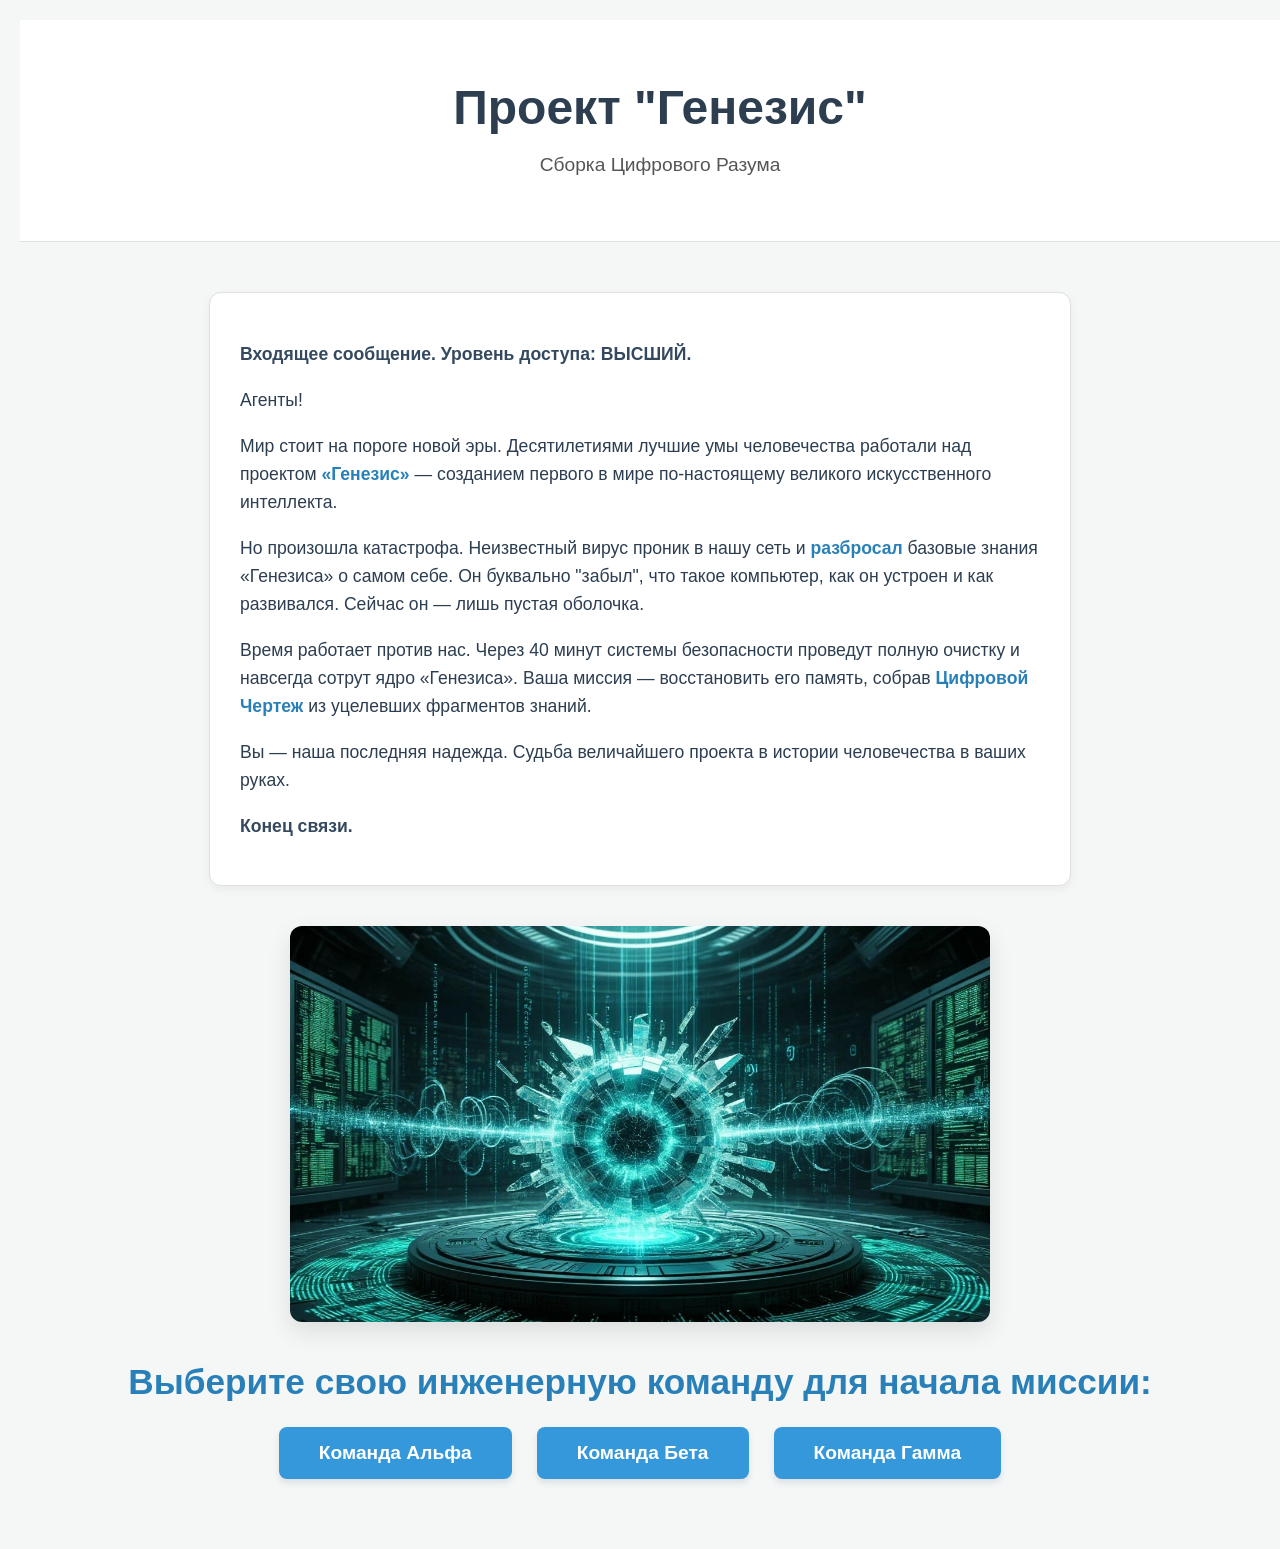
<file: index.html>
<!DOCTYPE html>
<html lang="ru">
<head>
    <meta charset="UTF-8">
    <meta name="viewport" content="width=device-width, initial-scale=1.0">
    <title>Квест: Проект "Генезис"</title>
    <link rel="stylesheet" href="style.css">
    <style>
        body {
            background-color: #f4f7f6;
        }
        .header {
            width: 100%;
            background-color: #ffffff;
            padding: 60px 20px;
            text-align: center;
            border-bottom: 1px solid #e0e0e0;
        }
        .header h1 {
            font-size: 3em;
            color: #2c3e50;
            margin: 0;
        }
        .header p.subtitle {
            max-width: 700px;
            margin: 15px auto 0;
            font-size: 1.2em;
            color: #555;
            line-height: 1.6;
        }
        .main-content {
            padding: 50px 20px;
            text-align: center;
        }
        .legend-text {
            max-width: 800px;
            margin: 0 auto 40px;
            text-align: left;
            background-color: #fff;
            padding: 30px;
            border-radius: 12px;
            border: 1px solid #e0e0e0;
            box-shadow: 0 4px 10px rgba(0,0,0,0.05);
        }
        .legend-text p {
            font-size: 1.1em;
            margin-bottom: 15px;
        }
        .legend-text strong {
            color: #2980b9;
        }
        .legend-text .sender {
            font-weight: bold;
            color: #34495e;
            display: block;
            margin-bottom: 10px;
        }
        .main-image {
            max-width: 700px;
            width: 100%;
            height: auto;
            border-radius: 12px;
            margin: 0 auto 40px;
            display: block;
            box-shadow: 0 10px 25px rgba(0,0,0,0.1);
        }
        .call-to-action h2 {
            font-size: 2.2em;
            color: #2980b9;
            margin-bottom: 25px;
        }
        .button-container {
            display: flex;
            justify-content: center;
            gap: 25px;
            flex-wrap: wrap;
        }
        .team-button {
             background-color: #3498db; border: none; border-radius: 8px; color: #ffffff;
             padding: 15px 40px; font-size: 1.2em; font-weight: bold; cursor: pointer;
             transition: all 0.3s ease;
             box-shadow: 0 4px 6px rgba(50, 50, 93, 0.11);
        }
        .team-button:hover {
            background-color: #2980b9;
            transform: translateY(-3px);
        }
    </style>
</head>
<body>
    <div style="width:100%;">
        <header class="header">
            <h1>Проект "Генезис"</h1>
            <p class="subtitle">Сборка Цифрового Разума</p>
        </header>



        <main class="main-content">
            <div class="legend-text">
                <p><span class="sender">Входящее сообщение. Уровень доступа: ВЫСШИЙ.</span></p>
                <p>Агенты!</p>
                <p>Мир стоит на пороге новой эры. Десятилетиями лучшие умы человечества работали над проектом <strong>«Генезис»</strong> — созданием первого в мире по-настоящему великого искусственного интеллекта.</p>
                <p>Но произошла катастрофа. Неизвестный вирус проник в нашу сеть и <strong>разбросал</strong> базовые знания «Генезиса» о самом себе. Он буквально "забыл", что такое компьютер, как он устроен и как развивался. Сейчас он — лишь пустая оболочка.</p>
                <p>Время работает против нас. Через 40 минут системы безопасности проведут полную очистку и навсегда сотрут ядро «Генезиса». Ваша миссия — восстановить его память, собрав <strong>Цифровой Чертеж</strong> из уцелевших фрагментов знаний.</p>
                <p>Вы — наша последняя надежда. Судьба величайшего проекта в истории человечества в ваших руках.</p>
                <p><span class="sender">Конец связи.</span></p>
            </div>
            
                <img src="1.jpg" class="main-image">

            <div class="call-to-action">
                <h2>Выберите свою инженерную команду для начала миссии:</h2>
                <div class="button-container">
                    <button class="team-button" id="team-alpha">Команда Альфа</button>
                    <button class="team-button" id="team-beta">Команда Бета</button>
                    <button class="team-button" id="team-gamma">Команда Гамма</button>
                </div>
            </div>
        </main>
    </div>

    <script>
        document.getElementById('team-alpha').onclick = () => selectTeam('alpha');
        document.getElementById('team-beta').onclick = () => selectTeam('beta');
        document.getElementById('team-gamma').onclick = () => selectTeam('gamma');

        function selectTeam(teamName) {
            localStorage.setItem('team', teamName);
            window.location.href = 'roles.html';
        }
    </script>
</body>
</html>
</file>
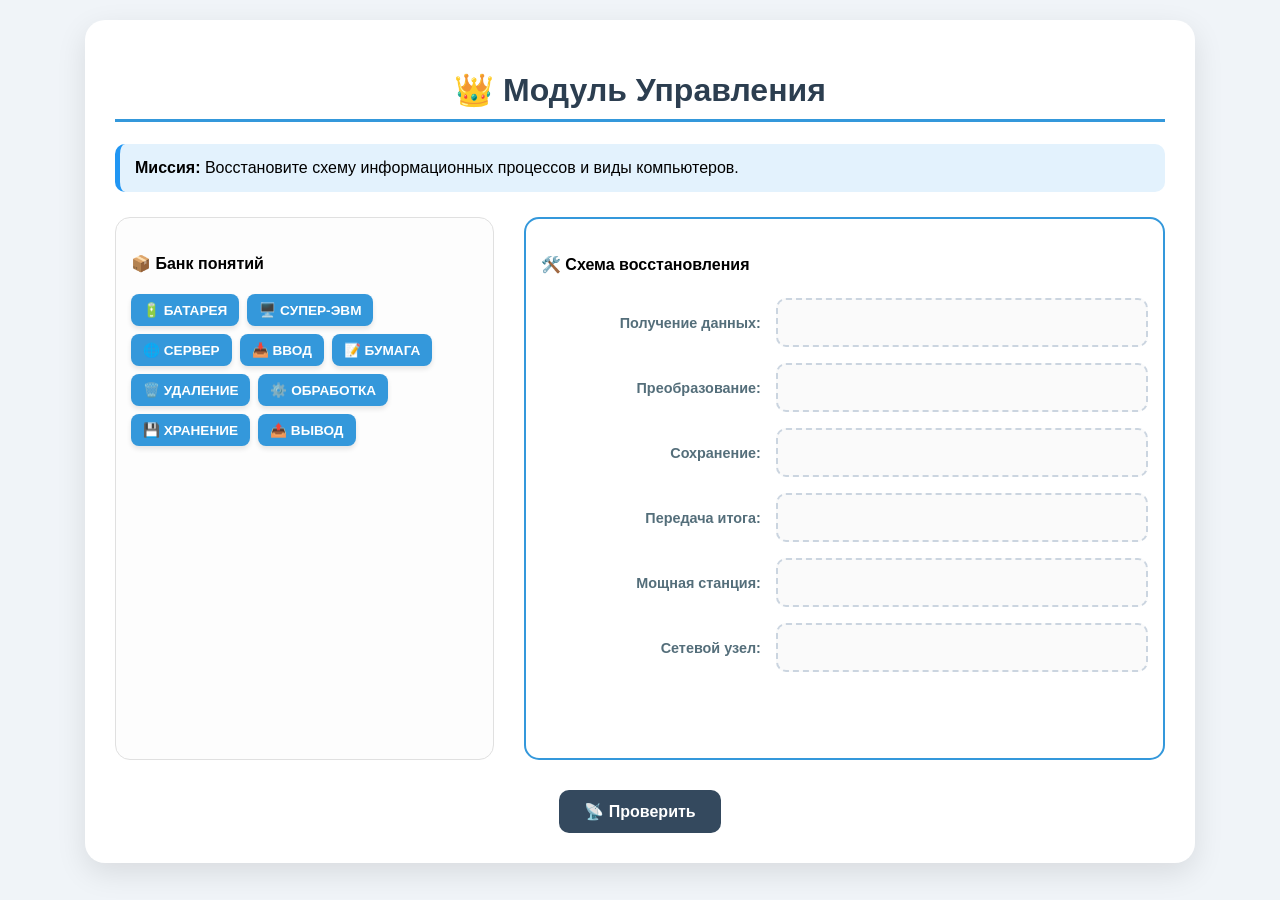
<file: content_creator.html>
<!DOCTYPE html>
<html lang="ru">
<head>
    <meta charset="UTF-8">
    <title>Конструктор Генезиса</title>
    <style>
        body { font-family: 'Segoe UI', sans-serif; background: #f0f4f8; margin: 0; padding: 20px; }
        .cc-container { max-width: 1050px; margin: 0 auto; background: white; padding: 30px; border-radius: 20px; box-shadow: 0 10px 30px rgba(0,0,0,0.1); }
        h1 { color: #2c3e50; text-align: center; border-bottom: 3px solid #3498db; padding-bottom: 10px; }
        .mission-box { background: #e3f2fd; padding: 15px; border-radius: 10px; margin-bottom: 25px; border-left: 5px solid #2196f3; }
        .canvas { display: flex; gap: 30px; }
        .bank-side { flex: 0.8; background: #fdfdfd; border: 1px solid #e0e0e0; border-radius: 15px; padding: 15px; min-height: 500px; }
        #bank { min-height: 450px; display: flex; flex-wrap: wrap; gap: 8px; align-content: flex-start; }
        .slots-side { flex: 1.4; background: #fff; padding: 15px; border: 2px solid #3498db; border-radius: 15px; }
        .row { display: flex; align-items: center; margin-bottom: 10px; height: 55px; }
        .label { width: 220px; text-align: right; padding-right: 15px; font-weight: bold; color: #546e7a; font-size: 0.9em; }
        .slot { flex: 1; height: 45px; border: 2px dashed #cbd5e0; border-radius: 10px; display: flex; align-items: center; justify-content: center; background: #fafafa; transition: 0.2s; position: relative; }
        .slot.hover { border-color: #3498db; background: #ebf8ff; }
        .slot.success { border-color: #4caf50; background: #e8f5e9; border-style: solid; }
        .slot.error { border-color: #f44336; background: #ffebee; border-style: solid; }
        .chip { background: #3498db; color: white; padding: 8px 12px; border-radius: 8px; cursor: grab; text-align: center; font-weight: bold; font-size: 0.85em; box-shadow: 0 3px 5px rgba(0,0,0,0.1); user-select: none; }
        .btns { text-align: center; margin-top: 30px; display: flex; justify-content: center; gap: 15px; }
        .btn { padding: 12px 25px; border: none; border-radius: 10px; font-weight: bold; cursor: pointer; font-size: 1em; }
        .btn-blue { background: #34495e; color: white; }
        .btn-green { background: #27ae60; color: white; display: none; }
        .btn-orange { background: #f39c12; color: white; display: none; }
        .summary { margin-top: 20px; padding: 20px; border: 2px solid #27ae60; border-radius: 15px; background: #f1f8f4; display: none; }
    </style>
</head>
<body>

<div class="cc-container">
    <h1 id="r-title">Загрузка...</h1>
    <div class="mission-box"><strong>Миссия:</strong> <span id="r-mission"></span></div>
    <div class="canvas">
        <div class="bank-side">
            <h4>📦 Банк понятий</h4>
            <div id="bank" ondrop="onDrop(event)" ondragover="onAllowDrop(event)"></div>
        </div>
        <div class="slots-side">
            <h4>🛠️ Схема восстановления</h4>
            <div id="slots-list"></div>
        </div>
    </div>
    <div id="summary-box" class="summary">
        <h3 style="margin-top:0">✅ Модуль верифицирован</h3>
        <p id="summary-text"></p>
    </div>
    <div class="btns">
        <button class="btn btn-blue" onclick="check()">📡 Проверить</button>
        <button id="dl-btn" class="btn btn-green" onclick="exportData()">💾 Скачать JSON</button>
        <button id="next-btn" class="btn btn-orange" onclick="location.href='infographic.html'">🚀 Перейти к сборке</button>
    </div>
</div>

<script>
    const dataConfig = {
        captain: {
            icon: "👑", title: "Модуль Управления", mission: "Восстановите схему информационных процессов и виды компьютеров.",
            slots: [
                { label: "Получение данных", ok: "📥 ВВОД" },
                { label: "Преобразование", ok: "⚙️ ОБРАБОТКА" },
                { label: "Сохранение", ok: "💾 ХРАНЕНИЕ" },
                { label: "Передача итога", ok: "📤 ВЫВОД" },
                { label: "Мощная станция", ok: "🖥️ СУПЕР-ЭВМ" },
                { label: "Сетевой узел", ok: "🌐 СЕРВЕР" }
            ],
            wrong: ["📝 БУМАГА", "🗑️ УДАЛЕНИЕ", "🔋 БАТАРЕЯ"],
            text: "Компьютер — универсальное устройство. Основные процессы: ввод, обработка, хранение и вывод. К мощным видам ЭВМ относятся Суперкомпьютеры и серверы."
        },
        historian: {
            icon: "📜", title: "Архив Поколений", mission: "Соотнесите периоды развития с элементной базой компьютеров.",
            slots: [
                { label: "Поколение I (1945)", ok: "💡 ЛАМПЫ" },
                { label: "Поколение II (1955)", ok: "⏳ ТРАНЗИСТОРЫ" },
                { label: "Поколение III (1964)", ok: "🟦 МИКРОСХЕМЫ" },
                { label: "Поколение IV (1971)", ok: "🧠 ПРОЦЕССОРЫ" },
                { label: "Технологии V", ok: "🤖 ИИ" },
                { label: "Доэлектронная эра", ok: "⚙️ ШЕСТЕРНИ" }
            ],
            wrong: ["📡 WI-FI", "📞 ДИСК", "🔌 ПРОВОД"],
            text: "История ЭВМ — это путь от механических машин Паскаля до современных микропроцессоров и искусственного интеллекта."
        },
        connector: {
            icon: "🔌", title: "Узел Периферии", mission: "Классифицируйте устройства ввода и вывода информации.",
            slots: [
                { label: "Ввод (текст)", ok: "⌨️ КЛАВИАТУРА" },
                { label: "Ввод (графика)", ok: "📸 СКАНЕР" },
                { label: "Ввод (звук)", ok: "🎤 МИКРОФОН" },
                { label: "Вывод (экран)", ok: "🖥️ МОНИТОР" },
                { label: "Вывод (бумага)", ok: "🖨️ ПРИНТЕР" },
                { label: "Вывод (звук)", ok: "🔊 КОЛОНКИ" }
            ],
            wrong: ["💾 ДИСКЕТА", "🧠 МОЗГ", "🔋 БЛОК"],
            text: "Взаимодействие с компьютером обеспечивают устройства ввода (преобразование данных в цифру) и вывода (возврат результата человеку)."
        },
        engineer: {
            icon: "⚙️", title: "Инженерный Отсек", mission: "Соберите аппаратную конфигурацию системного блока.",
            slots: [
                { label: "Арифм. устройство", ok: "🧠 ПРОЦЕССОР" },
                { label: "Временная память", ok: "⚡ ОПЕРАТИВНАЯ" },
                { label: "Постоянная память", ok: "💿 ЖЕСТКИЙ" },
                { label: "Соединение узлов", ok: "🧱 МАТЕРИНКА" },
                { label: "Видео-сигнал", ok: "🖼️ ВИДЕОКАРТА" },
                { label: "Питание током", ok: "🔌 БЛОК ПИТАНИЯ" }
            ],
            wrong: ["🖱️ КОВРИК", "🔊 НАУШНИКИ", "📱 ПЛАНШЕТ"],
            text: "Внутреннее устройство включает процессор для обработки, ОЗУ для временного хранения и ПЗУ/жесткий диск для постоянного."
        }
    };

    const myRole = localStorage.getItem('role') || 'captain';
    const active = dataConfig[myRole];
    document.getElementById('r-title').innerText = active.icon + " " + active.title;
    document.getElementById('r-mission').innerText = active.mission;

    const bank = document.getElementById('bank');
    const items = [...active.slots.map(s => s.ok), ...active.wrong].sort(() => Math.random() - 0.5);
    items.forEach((txt, i) => {
        const div = document.createElement('div');
        div.className = 'chip'; div.innerText = txt; div.draggable = true; div.id = 'ch-' + i;
        div.addEventListener('dragstart', (e) => e.dataTransfer.setData("text", e.target.id));
        bank.appendChild(div);
    });

    const list = document.getElementById('slots-list');
    active.slots.forEach((s, i) => {
        const row = document.createElement('div');
        row.className = 'row';
        row.innerHTML = `<div class="label">${s.label}:</div><div class="slot" id="sl-${i}" data-label="${s.label}" data-ans="${s.ok}" ondrop="onDrop(event)" ondragover="onAllowDrop(event)" ondragleave="onLeave(event)"></div>`;
        list.appendChild(row);
    });

    function onAllowDrop(e) { e.preventDefault(); e.currentTarget.classList.add('hover'); }
    function onLeave(e) { e.currentTarget.classList.remove('hover'); }
    function onDrop(e) {
        e.preventDefault();
        const id = e.dataTransfer.getData("text");
        const chip = document.getElementById(id);
        const target = e.currentTarget;
        target.classList.remove('hover');
        if (target.id === 'bank' || (target.classList.contains('slot') && target.children.length === 0)) target.appendChild(chip);
    }

    function check() {
        let err = 0;
        active.slots.forEach((_, i) => {
            const s = document.getElementById('sl-' + i);
            s.classList.remove('success', 'error');
            if (s.children.length > 0 && s.children[0].innerText === s.dataset.ans) s.classList.add('success');
            else { s.classList.add('error'); err++; }
        });
        if (err === 0) {
            document.getElementById('summary-box').style.display = 'block';
            document.getElementById('summary-text').innerText = active.text;
            document.getElementById('dl-btn').style.display = 'inline-block';
            if (myRole === 'captain') document.getElementById('next-btn').style.display = 'inline-block';
        } else alert("❌ Ошибка в модуле! Синхронизация не удалась.");
    }

    function exportData() {
        const out = { 
            role: myRole, title: active.title, icon: active.icon, 
            summary: active.text,
            data: active.slots.map((s, i) => ({
                label: s.label,
                val: document.getElementById('sl-' + i).innerText
            }))
        };
        const dataStr = "data:text/json;charset=utf-8," + encodeURIComponent(JSON.stringify(out));
        const a = document.createElement('a');
        a.href = dataStr; a.download = "module_" + myRole + ".json"; a.click();
    }
</script>
</body>
</html>
</file>
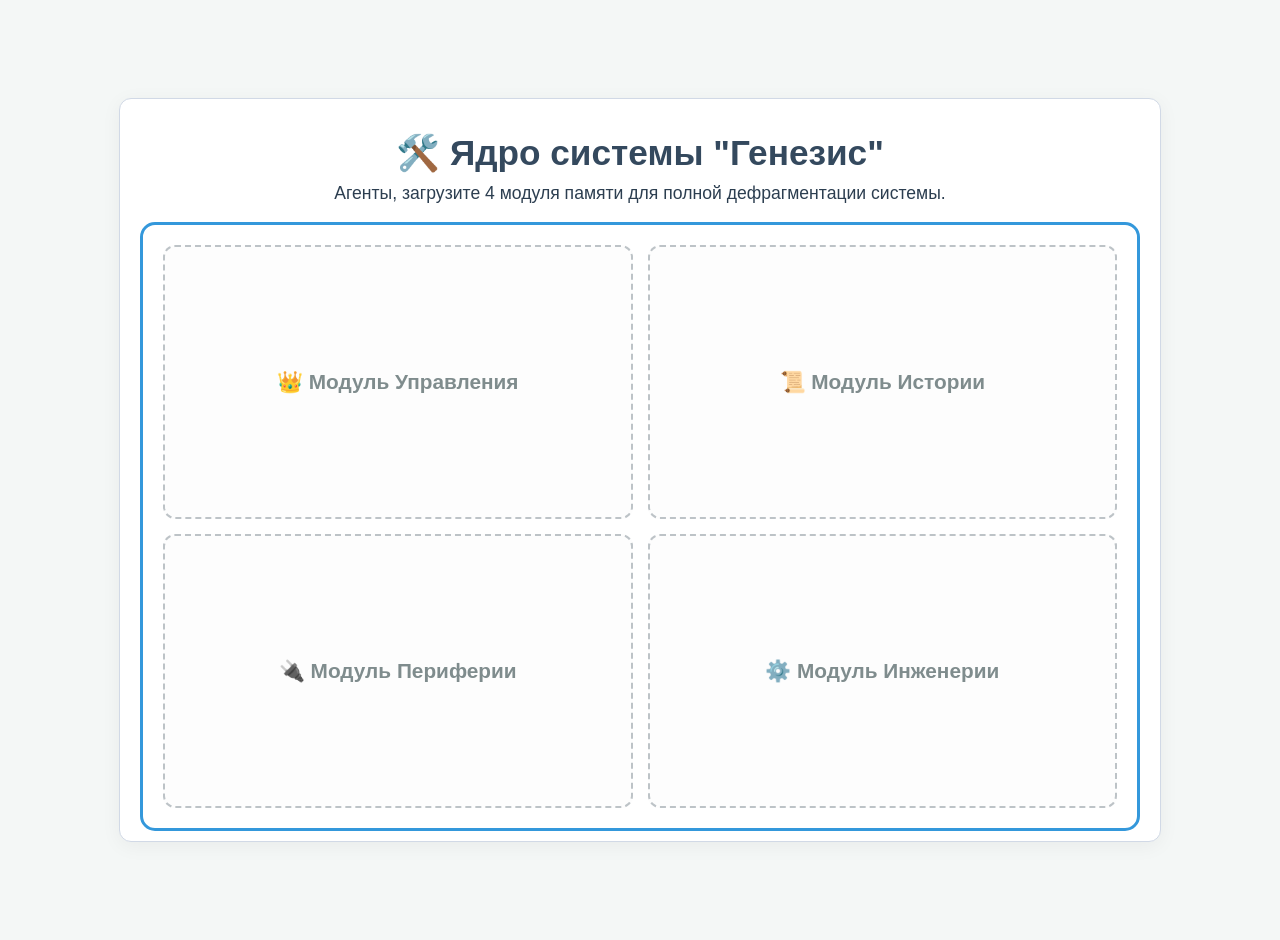
<file: infographic.html>
<!DOCTYPE html>
<html lang="ru">
<head>
    <meta charset="UTF-8">
    <title>Восстановление Генезиса</title>
    <link rel="stylesheet" href="style.css">
    <script src="html2canvas.min.js"></script>
    <style>
        .container { max-width: 1000px; padding: 10px 20px; }
        h1 { font-size: 2.2em; margin-bottom: 5px; }
        p { margin: 5px 0 15px 0; font-size: 1.1em; }

        #puzzle-board { 
            display: grid; 
            grid-template-columns: 1fr 1fr; 
            gap: 15px; 
            background: white; 
            padding: 20px; 
            border-radius: 15px; 
            border: 3px solid #3498db; 
        }
        
        .puzzle-slot { 
            border: 2px dashed #bdc3c7; 
            border-radius: 12px; 
            min-height: 250px; 
            display: flex; 
            flex-direction: column; 
            justify-content: center; 
            align-items: center; 
            text-align: center; 
            background: #fdfdfd; 
            position: relative; 
            padding: 10px; 
        }
        
        .puzzle-slot span { font-size: 1.3em; font-weight: bold; color: #7f8c8d; }
        .puzzle-slot input { position: absolute; width: 100%; height: 100%; opacity: 0; cursor: pointer; }
        
        .filled-slot { background: white; border: 2px solid #3498db; box-shadow: 0 4px 10px rgba(0,0,0,0.05); justify-content: flex-start; }
        
        .filled-slot h3 { color: #2980b9; margin: 5px 0; border-bottom: 2px solid #3498db; width: 100%; font-size: 1.3em; padding-bottom: 4px; }
        .filled-slot .icon { font-size: 2.5em; margin-bottom: 5px; }

        .filled-slot ul { text-align: left; font-size: 0.95em; padding-left: 0; list-style: none; width: 100%; margin: 0; }
        .filled-slot ul li { margin: 4px 0; padding: 4px 10px; background: #f1f8ff; border-radius: 5px; border-left: 4px solid #3498db; }
        .filled-slot .lbl { font-weight: bold; color: #546e7a; margin-right: 3px; font-size: 0.8em; text-transform: uppercase; }
        
        #recovery-zone { display: none; text-align: center; margin-top: 20px; }
        

        #final-anim { display: none; background: #000; color: #0f0; padding: 30px; border-radius: 15px; font-family: monospace; text-align: left; }
        .bar { height: 20px; background: #222; border: 1px solid #0f0; margin: 15px 0; border-radius: 5px; }
        #progress { height: 100%; width: 0; background: #0f0; transition: 2s; }
        
        #success-screen { display: none; text-align: center; background: #ffffff; padding: 40px; border-radius: 20px; border: 4px solid #27ae60; }
    </style>
</head>
<body>
    <div class="container" id="quest-ui">
        <h1>🛠️ Ядро системы "Генезис"</h1>
        <p>Агенты, загрузите 4 модуля памяти для полной дефрагментации системы.</p>
        
        <div id="puzzle-board">
            <div class="puzzle-slot" id="slot-captain"><span>👑 Модуль Управления</span><input type="file" accept=".json" onchange="loadFile(event, 'slot-captain')"></div>
            <div class="puzzle-slot" id="slot-historian"><span>📜 Модуль Истории</span><input type="file" accept=".json" onchange="loadFile(event, 'slot-historian')"></div>
            <div class="puzzle-slot" id="slot-connector"><span>🔌 Модуль Периферии</span><input type="file" accept=".json" onchange="loadFile(event, 'slot-connector')"></div>
            <div class="puzzle-slot" id="slot-engineer"><span>⚙️ Модуль Инженерии</span><input type="file" accept=".json" onchange="loadFile(event, 'slot-engineer')"></div>
        </div>

        <div id="recovery-zone">
            <h2>💎 Данные синхронизированы!</h2>
            <button class="btn" style="background: #27ae60; padding: 15px 50px; font-size: 1.3em;" onclick="startRecovery()">ВОССТАНОВИТЬ ПАМЯТЬ</button>
        </div>
    </div>

    <div class="container" id="final-anim">
        <p>> Авторизация: АГЕНТЫ [ОК]</p>
        <p>> Загрузка секторов памяти...</p>
        <p>> Интеграция модулей Генезиса...</p>
        <div class="bar"><div id="progress"></div></div>
        <p>> СТАТУС: ИИ УСПЕШНО ОЖИВЛЕН</p>
    </div>

    <div class="container" id="success-screen">
        <h1 style="font-size: 2.5em;">СИСТЕМА АКТИВНА!</h1>
        <p style="font-size: 1.3em;">Вы восстановили цифровой разум. Генезис снова в строю!</p>
        <button class="btn" style="background: #3498db; padding: 12px 35px;" onclick="saveScreenshot()">💾 СКАЧАТЬ ИТОГОВЫЙ ЧЕРТЕЖ</button>
    </div>

    <script>
        let loaded = 0;
        function loadFile(event, slotId) {
            const file = event.target.files[0];
            const reader = new FileReader();
            reader.onload = (e) => {
                const data = JSON.parse(e.target.result);
                const slot = document.getElementById(slotId);

                slot.innerHTML = `<div class="icon">${data.icon}</div>
                                  <h3>${data.title}</h3>
                                  <ul>${data.data.map(item => `<li><span class="lbl">${item.label}</span> ${item.val}</li>`).join('')}</ul>`;
                slot.classList.add('filled-slot');
                loaded++;
                if (loaded === 4) document.getElementById('recovery-zone').style.display = 'block';
            };
            reader.readAsText(file);
        }

        function startRecovery() {
            document.getElementById('quest-ui').style.display = 'none';
            document.getElementById('final-anim').style.display = 'block';
            setTimeout(() => document.getElementById('progress').style.width = '100%', 100);
            setTimeout(() => {
                document.getElementById('final-anim').style.display = 'none';
                document.getElementById('success-screen').style.display = 'block';
            }, 3000);
        }

        function saveScreenshot() {
            document.getElementById('quest-ui').style.display = 'block';
            document.getElementById('recovery-zone').style.display = 'none';
            document.querySelector('h1').innerText = "ИТОГОВЫЙ ЧЕРТЕЖ СИСТЕМЫ 'ГЕНЕЗИС'";
            html2canvas(document.getElementById('puzzle-board'), {backgroundColor: '#ffffff'}).then(canvas => {
                const link = document.createElement('a');
                link.download = 'genesis_blueprint.png';
                link.href = canvas.toDataURL();
                link.click();
            });
        }
    </script>
</body>
</html>
</file>
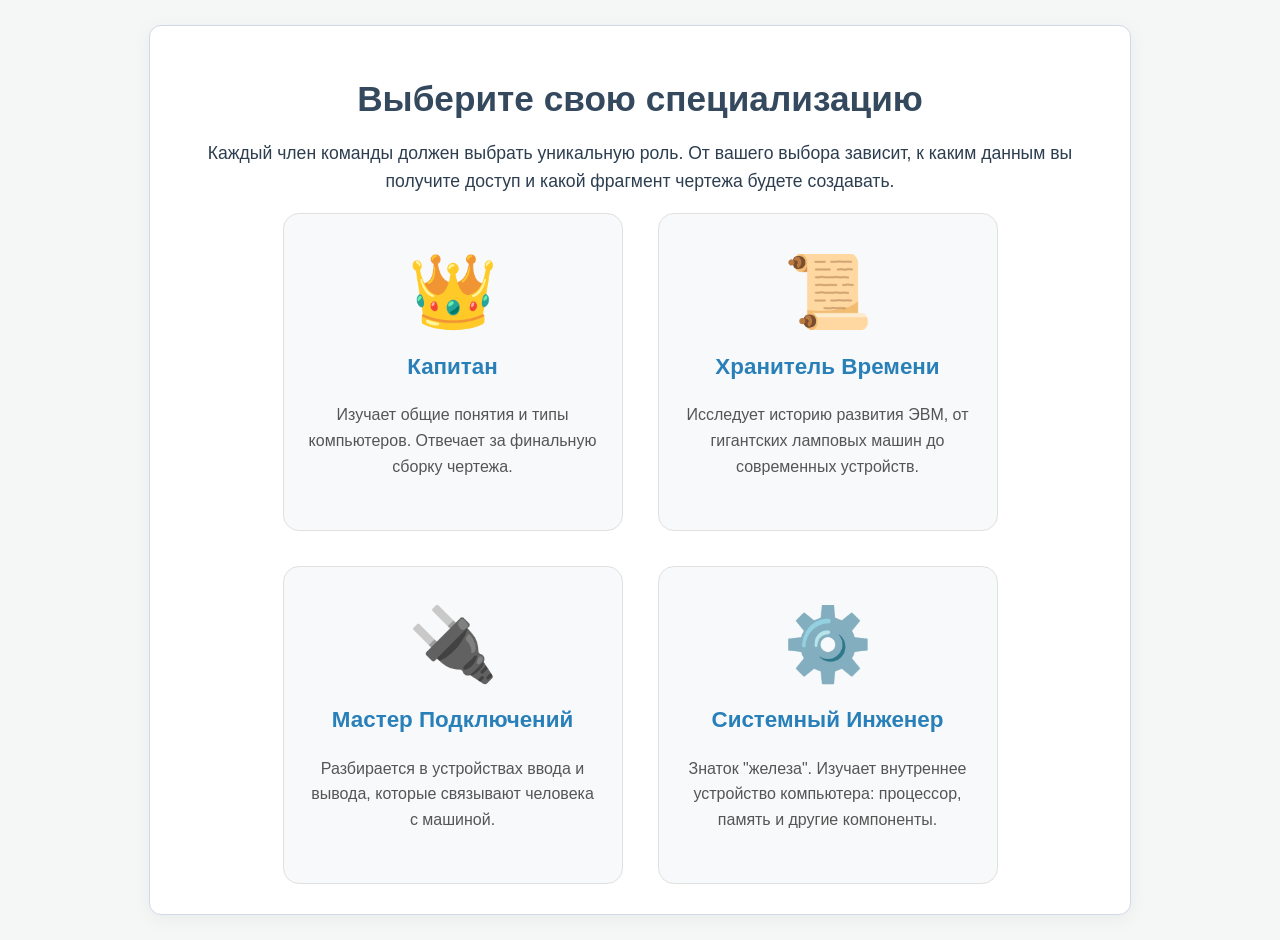
<file: roles.html>
<!DOCTYPE html>
<html lang="ru">
<head>
    <meta charset="UTF-8">
    <meta name="viewport" content="width=device-width, initial-scale=1.0">
    <title>Выбор специализации</title>
    <link rel="stylesheet" href="style.css">
<style>
    .roles-wrapper {
        display: flex;
        justify-content: center;
        margin-top: 40px;
    }

    .roles-container {
        display: grid;
        grid-template-columns: repeat(2, 340px); /* БЫЛО 280 — стало 340 */
        gap: 35px;
        justify-content: center;
    }

    .role-card {
        background-color: #f8f9fa;
        border: 1px solid #e0e0e0;
        border-radius: 16px;
        padding: 35px 25px;
        text-align: center;
        cursor: pointer;
        transition: all 0.3s ease;
    }

    .role-card:hover {
        transform: translateY(-6px);
        box-shadow: 0 12px 25px rgba(0, 0, 0, 0.08);
        border-color: #3498db;
    }

    .role-icon {
        font-size: 4.5em;
        margin-bottom: 20px;
    }

    .role-card h3 {
        margin-top: 0;
        font-size: 1.4em;
        color: #2980b9;
    }

    .role-card p {
        font-size: 1em;
        color: #555;
        line-height: 1.6;
    }

    @media (max-width: 800px) {
        .roles-container {
            grid-template-columns: 1fr;
        }
    }
</style>
</head>
<body>
    <div class="container">
        <h1>Выберите свою специализацию</h1>
        <p>Каждый член команды должен выбрать уникальную роль. От вашего выбора зависит, к каким данным вы получите доступ и какой фрагмент чертежа будете создавать.</p>
        
        <div class="roles-container">
            <div class="role-card" id="role-captain">
                <div class="role-icon">👑</div>
                <h3>Капитан</h3>
                <p>Изучает общие понятия и типы компьютеров. Отвечает за финальную сборку чертежа.</p>
            </div>
            <div class="role-card" id="role-historian">
                <div class="role-icon">📜</div>
                <h3>Хранитель Времени</h3>
                <p>Исследует историю развития ЭВМ, от гигантских ламповых машин до современных устройств.</p>
            </div>
            <div class="role-card" id="role-connector">
                <div class="role-icon">🔌</div>
                <h3>Мастер Подключений</h3>
                <p>Разбирается в устройствах ввода и вывода, которые связывают человека с машиной.</p>
            </div>
            <div class="role-card" id="role-engineer">
                <div class="role-icon">⚙️</div>
                <h3>Системный Инженер</h3>
                <p>Знаток "железа". Изучает внутреннее устройство компьютера: процессор, память и другие компоненты.</p>
            </div>
        </div>
    </div>

    <script>
        document.getElementById('role-captain').onclick = () => selectRole('captain');
        document.getElementById('role-historian').onclick = () => selectRole('historian');
        document.getElementById('role-connector').onclick = () => selectRole('connector');
        document.getElementById('role-engineer').onclick = () => selectRole('engineer');

        function selectRole(roleName) {
            localStorage.setItem('role', roleName);
            window.location.href = 'task.html';
        }
    </script>
</body>
</html>
</file>
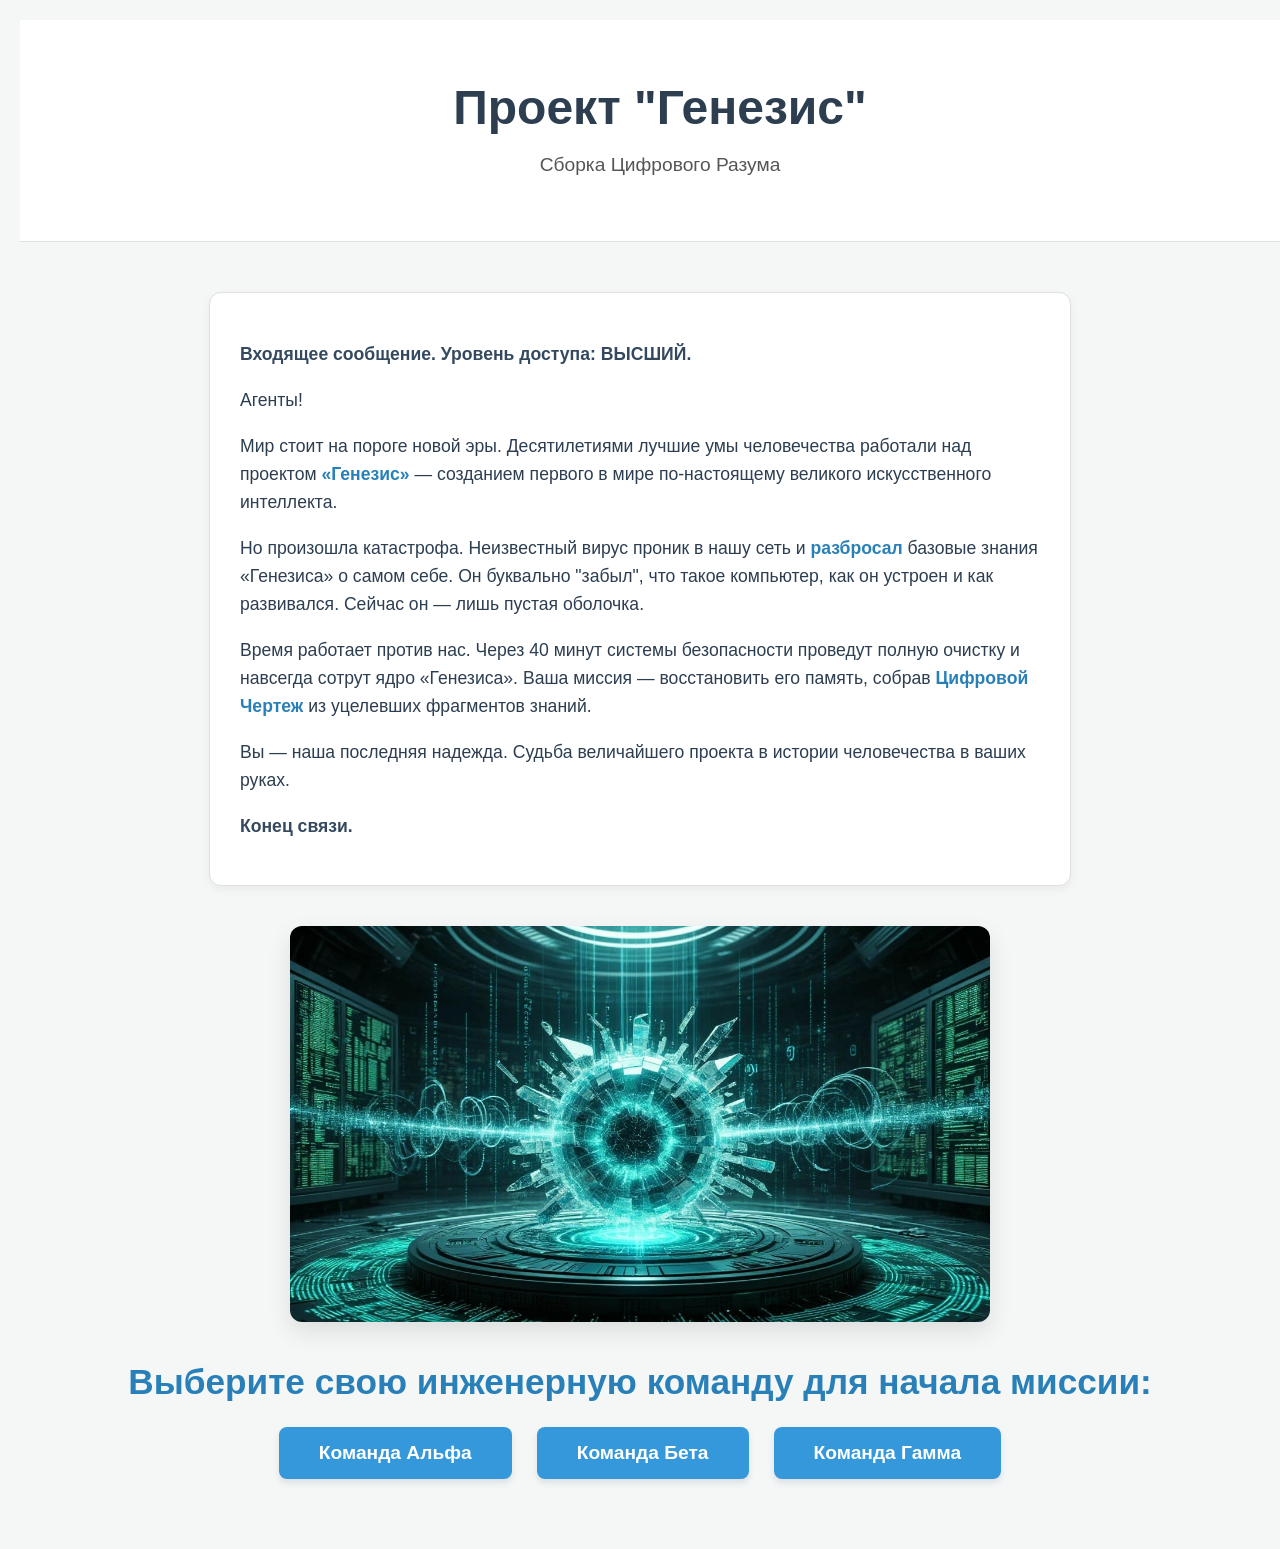
<file: task.html>
<!DOCTYPE html>
<html lang="ru">
<head>
    <meta charset="UTF-8">
    <title>Задание</title>
    <link rel="stylesheet" href="style.css">
</head>
<body>
    <div class="container">
        <h1 id="task-title">Загрузка задания...</h1>
        <p>Выполните все задания, чтобы получить ключевое слово.</p>
        
        <div class="progress-container">
            <div id="progressBar"></div>
        </div>

        <div id="tasks-container"></div>

        <div id="result-container" class="hidden">
            <div class="feedback correct" style="display: block; text-align: center;">
                <h2>🎉 Все задания выполнены! 🎉</h2>
                <p id="secret-word" style="font-size: 1.5em; border:none; background:none; color: #c62828;"></p>
                <p id="final-instruction"></p>
                <button id="final-button" class="btn hidden"></button>
            </div>
        </div>
    </div>

<script>


const rolesData = {
    captain: {
        name: "Капитан",
        secret: "КОМПЬЮТЕР",
        isCaptain: true,
        html: `
            <div class="task" id="task1"><h2>Задание 1. Определи понятие</h2>
                <p>Вставьте пропущенные слова в определение компьютера:</p>
                <p>Компьютер — это универсальное электронное устройство, предназначенное для 
                    <select id="t1b1">
                        <option value="">...</option>
                        <option value="ввода">ввода</option>
                        <option value="обработки">обработки</option>
                    </select> информации, её <select id="t1b2">
                        <option value="">...</option>
                        <option value="хранения">хранения</option>
                        <option value="удаления">удаления</option>
                    </select> и <select id="t1b3">
                        <option value="">...</option>
                        <option value="преобразования">преобразования</option>
                        <option value="вывода">вывода</option>
                    </select> результатов.</p>
                <button class="btn" onclick="checkCaptainTask1()">Проверить</button><div class="feedback" id="fb1"></div></div>

            <div class="task" id="task2"><h2>Задание 2. Распредели по типам</h2>
                <div class="grid"><div class="item">Ноутбук школьника <select id="t2i1">
                    <option value="">...</option><option value="pc">Персональный ПК</option>
                    <option value="server">Сервер</option>
                    <option value="super">Суперкомпьютер</option></select>
                </div><div class="item">Главный компьютер онлайн-магазина <select id="t2i2">
                    <option value="">...</option><option value="pc">Персональный ПК</option>
                    <option value="server">Сервер</option>
                    <option value="super">Суперкомпьютер</option></select>
                </div><div class="item">Кластер для моделирования климата <select id="t2i3">
                    <option value="">...</option>
                    <option value="pc">Персональный ПК</option>
                    <option value="server">Сервер</option>
                    <option value="super">Суперкомпьютер</option></select>
                </div></div><button class="btn" onclick="checkCaptainTask2()">Проверить</button><div class="feedback" id="fb2"></div></div>

            <div class="task" id="task3"><h2>Задание 3. Ситуационная задача</h2>
                <p>Школе нужна система, где каталог библиотечных книг будет доступен одновременно с 25 компьютеров. Какой тип компьютера будет выполнять роль «хранилища»?</p>
                <label><input type="radio" name="t3" value="pc"> Персональный компьютер</label>
                <label><input type="radio" name="t3" value="server"> Сервер</label>
                <label><input type="radio" name="t3" value="super"> Суперкомпьютер</label>
            <br><button class="btn" onclick="checkCaptainTask3()">Проверить</button><div class="feedback" id="fb3"></div></div>`,
            
        init: null, 
        checks: { 
            checkCaptainTask1: () => { const isOk = document.getElementById('t1b1').value === 'обработки' && document.getElementById('t1b2').value === 'хранения' && document.getElementById('t1b3').value === 'вывода'; showFeedback('fb1', isOk, isOk ? '✅ Верно!' : '❌ Ошибка в определении.'); },
            checkCaptainTask2: () => { const c1 = document.getElementById('t2i1').value === 'pc'; const c2 = document.getElementById('t2i2').value === 'server'; const c3 = document.getElementById('t2i3').value === 'super'; const isOk = c1 && c2 && c3; showFeedback('fb2', isOk, isOk ? '✅ Отлично!' : '❌ Не все типы верны. Подумайте о масштабе задач.'); },
            checkCaptainTask3: () => { const val = document.querySelector('input[name="t3"]:checked')?.value; const isOk = val === 'server'; showFeedback('fb3', isOk, isOk ? '✅ Правильно! Сервер как раз для этого и нужен.' : '❌ Неверно. Только сервер справится с такой задачей.'); }
        }
    },
    historian: {
        name: "Хранитель Времени",
        secret: "ИСТОРИЯ РАЗВИТИЯ",
        isCaptain: false,
        html: `
            <div class="task" id="task1"><h2>Задание 1. Расставь по порядку</h2>
                <p>Перетащите карточки в правильном порядке (от самого раннего к позднему).</p>
                <div class="timeline" id="sourceItems"><div class="timeline-item" draggable="true" data-order="4">Микропроцессоры</div>
                <div class="timeline-item" draggable="true" data-order="1">Электронные лампы</div>
                <div class="timeline-item" draggable="true" data-order="3">Интегральные схемы</div>
                <div class="timeline-item" draggable="true" data-order="2">ранзисторы</div>
                </div><p><strong>Ваш ответ:</strong></p><div class="timeline" id="dropZone"></div>
                <button class="btn" onclick="checkHistorianTask1()">Проверить</button><div class="feedback" id="fb1"></div></div>

            <div class="task" id="task2"><h2>Задание 2. Что на чем работало?</h2>
                <div class="grid"><div><strong>I поколение:</strong> <select id="m1">
                    <option value="">...</option><option value="lamps">Электронные лампы</option>
                    <option value="transistors">Транзисторы</option></select></div>
                <div><strong>II поколение:</strong> <select id="m2">
                    <option value="">...</option>
                    <option value="lamps">Электронные лампы</option>
                    <option value="transistors">Транзисторы</option></select></div>
                <div><strong>III поколение:</strong> <select id="m3">
                    <option value="">...</option>
                    <option value="chips">Интегральные схемы</option>
                    <option value="processors">Микропроцессоры</option></select></div></div>
                <button class="btn" onclick="checkHistorianTask2()">Проверить</button><div class="feedback" id="fb2"></div></div>

            <div class="task" id="task3"><h2>Задание 3. Причина и следствие</h2>
                <p><strong>Вопрос:</strong> Какое изобретение позволило компьютерам из огромных залов "переехать" на письменный стол?</p>
                <label><input type="radio" name="q1" value="lamps"> Электронные лампы</label>
                <label><input type="radio" name="q1" value="circuits"> Интегральные схемы и микропроцессоры</label>
                <br><button class="btn" onclick="checkHistorianTask3()">Проверить</button><div class="feedback" id="fb3"></div></div>`,

        init: function() { 
            let draggedItem = null;
            document.querySelectorAll('[draggable="true"]').forEach(item => {
                item.addEventListener('dragstart', (e) => { draggedItem = e.target; setTimeout(() => e.target.classList.add('dragging'), 0); });
                item.addEventListener('dragend', () => draggedItem.classList.remove('dragging'));
            });
            document.getElementById('dropZone').addEventListener('dragover', e => e.preventDefault());
            document.getElementById('dropZone').addEventListener('drop', (e) => { e.preventDefault(); if (draggedItem) document.getElementById('dropZone').appendChild(draggedItem); });
        },
        checks: {
            checkHistorianTask1: () => { const items = document.querySelectorAll('#dropZone .timeline-item'); const order = Array.from(items).map(i => i.dataset.order); const isOk = JSON.stringify(order) === '["1","2","3","4"]'; showFeedback('fb1', isOk, isOk ? '✅ Идеальный порядок!' : '❌ Порядок нарушен.'); },
            checkHistorianTask2: () => { const isOk = document.getElementById('m1').value === 'lamps' && document.getElementById('m2').value === 'transistors' && document.getElementById('m3').value === 'chips'; showFeedback('fb2', isOk, isOk ? '✅ Верно!' : '❌ Есть ошибки в соотнесении.'); },
            checkHistorianTask3: () => { const val = document.querySelector('input[name="q1"]:checked')?.value; const isOk = val === 'circuits'; showFeedback('fb3', isOk, isOk ? '✅ Именно! Они позволили уместить тысячи транзисторов на одном кристалле.' : '❌ Неверно.'); }
        }
    },
    connector: {
        name: "Мастер Подключений",
        secret: "УСТРОЙСТВА ВВОДА-ВЫВОДА",
        isCaptain: false,
        html: `
            <div class="task" id="task1"><h2>Задание 1. Ввод или вывод?</h2>
                <p>Распределите устройства по их основному назначению.</p>
                <div class="devices-grid" id="source-devices"><div class="device-card" draggable="true">⌨️ Клавиатура</div>
                <div class="device-card" draggable="true">🖥️ Монитор</div>
                <div class="device-card" draggable="true">🖱️ Мышь</div>
                <div class="device-card" draggable="true">🖨️ Принтер</div>
                <div class="device-card" draggable="true">🎤 Микрофон</div>
                <div class="device-card" draggable="true">🔊 Колонки</div></div>
            <div style="display:flex; gap:10px; margin-top:10px;">
            <div id="input-zone" class="timeline" style="width:50%; border-color:green; min-height:80px;"><h4 style="margin:0; text-align:center;">Устройства ВВОДА</h4></div>
            <div id="output-zone" class="timeline" style="width:50%; border-color:orange; min-height:80px;"><h4 style="margin:0; text-align:center;">Устройства ВЫВОДА</h4></div></div>
            <button class="btn" onclick="checkConnectorTask1()">Проверить</button><div class="feedback" id="fb1"></div></div>

            <div class="task" id="task2"><h2>Задание 2. Какое устройство для чего?</h2>
                <div class="match-list"><div class="match-item"><div>Преобразует бумажный документ в цифровой:</div>
                    <select id="f1"><option value="">...</option>
                        <option value="printer">Принтер</option>
                        <option value="scanner">Сканер</option></select></div>
                <div class="match-item"><div>Позволяет управлять курсором на экране:</div>
                    <select id="f2"><option value="">...</option>
                    <option value="mouse">Мышь</option>
                    <option value="speakers">Колонки</option></select></div>
                <div class="match-item"><div>Создаёт твёрдую копию документа:</div>
                    <select id="f3"><option value="">...</option>
                        <option value="scanner">Сканер</option>
                        <option value="printer">Принтер</option></select></div></div>
                <button class="btn" onclick="checkConnectorTask2()">Проверить</button><div class="feedback" id="fb2"></div></div>

            <div class="task" id="task3"><h2>Задание 3. Собери комплект</h2>
                <p>Школьнику нужно записать видеопрезентацию (голос + видео) и показать её классу.</p>
                <p><strong>Устройства ввода (выбери 2):</strong></p>
                    <label><input type="checkbox" value="webcam">Веб-камера</label>
                    <label><input type="checkbox" value="microphone">Микрофон</label>
                    <label><input type="checkbox" value="printer">Принтер</label>
                <p><strong>Устройство вывода для показа классу:</strong></p>
                    <label><input type="radio" name="q2" value="monitor">Монитор</label>
                    <label><input type="radio" name="q2" value="projector">Проектор</label>
                <br><button class="btn" onclick="checkConnectorTask3()">Проверить</button><div class="feedback" id="fb3"></div></div>`,

        init: function() { 
            let draggedItem = null;
            document.querySelectorAll('[draggable="true"]').forEach(item => {
                item.addEventListener('dragstart', (e) => { draggedItem = e.target; setTimeout(() => e.target.classList.add('dragging'), 0); });
                item.addEventListener('dragend', () => draggedItem.classList.remove('dragging'));
            });
            document.querySelectorAll('#input-zone, #output-zone').forEach(zone => {
                zone.addEventListener('dragover', e => e.preventDefault());
                zone.addEventListener('drop', (e) => { e.preventDefault(); if (draggedItem) zone.appendChild(draggedItem); });
            });
        },
        checks: {
            checkConnectorTask1: () => { const inputOk = ['Клавиатура','Мышь','Микрофон'].every(t => document.getElementById('input-zone').textContent.includes(t)); const outputOk = ['Монитор','Принтер','Колонки'].every(t => document.getElementById('output-zone').textContent.includes(t)); const isOk = inputOk && outputOk; showFeedback('fb1', isOk, isOk ? '✅ Верно!' : '❌ Не все устройства на своих местах.'); },
            checkConnectorTask2: () => { const isOk = document.getElementById('f1').value === 'scanner' && document.getElementById('f2').value === 'mouse' && document.getElementById('f3').value === 'printer'; showFeedback('fb2', isOk, isOk ? '✅ Отлично!' : '❌ Ошибка в соотнесении.'); },
            checkConnectorTask3: () => { const c1 = document.querySelector('input[value="webcam"]:checked'); const c2 = document.querySelector('input[value="microphone"]:checked'); const r = document.querySelector('input[name="q2"]:checked'); const isOk = c1 && c2 && r.value === 'projector'; showFeedback('fb3', isOk, isOk ? '✅ Идеальный комплект!' : '❌ Подумайте, что нужно для записи видео и показа на большую аудиторию.'); }
        }
    },
    engineer: {
        name: "Системный Инженер",
        secret: "ВНУТРЕННЕЕ УСТРОЙСТВО",
        isCaptain: false,
        html: `
            <div class="task" id="task1"><h2>Задание 1. Что за что отвечает?</h2>
                <div class="grid"><div><strong>Процессор (CPU):</strong> 
                    <select id="c1"><option value="">...</option>
                        <option value="compute">Обработка данных</option>
                        <option value="storage">Хранение данных</option></select></div>
                <div><strong>Оперативная память (RAM):</strong> 
                    <select id="c2"><option value="">...</option>
                        <option value="temp">Временное хранение</option>
                        <option value="perm">Постоянное хранение</option></select></div>
                <div><strong>Жёсткий диск / SSD:</strong> 
                    <select id="c3"><option value="">...</option>
                        <option value="perm">Постоянное хранение</option>
                        <option value="temp">Временная память</option></select></div>
                <div><strong>Материнская плата:</strong> 
                    <select id="c4"><option value="">...</option>
                        <option value="connect">Объединяет всё</option>
                        <option value="cool">Охлаждает</option></select></div></div>
                <button class="btn" onclick="checkEngineerTask1()">Проверить</button><div class="feedback" id="fb1"></div></div>

            <div class="task" id="task2"><h2>Задание 2. Угадай компонент</h2>
                <p><strong>1.</strong> «Микросхема, хранящая настройки BIOS. Не стирается при выключении».</p>
                    <label><input type="radio" name="q1" value="ram"> RAM</label> 
                    <label><input type="radio" name="q1" value="rom"> ПЗУ</label>
                <p><strong>2.</strong> «Устройство, которое обрабатывает графику и выводит изображение».</p>
                    <label><input type="radio" name="q2" value="cpu"> CPU</label> <label>
                    <input type="radio" name="q2" value="gpu"> Видеокарта</label>
                <br><button class="btn" onclick="checkEngineerTask2()">Проверить</button><div class="feedback" id="fb2"></div></div>

            <div class="task" id="task3"><h2>Задание 3. Собери компьютер для задачи</h2>
                <p>Нужен компьютер для современных игр.</p>
                <p><strong>Какие 2 компонента важнее всего для высокой производительности в играх?</strong></p>
                    <label><input type="checkbox" value="cpu">Мощный процессор</label>
                    <label><input type="checkbox" value="gpu">Мощная видеокарта</label>
                    <label><input type="checkbox" value="ram">Много оперативной памяти</label>
                    <label><input type="checkbox" value="hdd">Большой жесткий диск</label>
                
                <br><button class="btn" onclick="checkEngineerTask3()">Проверить</button><div class="feedback" id="fb3"></div></div>`,
                
        init: null,
        checks: {
            checkEngineerTask1: () => { const isOk = document.getElementById('c1').value === 'compute' && document.getElementById('c2').value === 'temp' && document.getElementById('c3').value === 'perm' && document.getElementById('c4').value === 'connect'; showFeedback('fb1', isOk, isOk ? '✅ Верно!' : '❌ Не все функции верны.'); },
            checkEngineerTask2: () => { const isOk = document.querySelector('input[name="q1"]:checked')?.value === 'rom' && document.querySelector('input[name="q2"]:checked')?.value === 'gpu'; showFeedback('fb2', isOk, isOk ? '✅ Точно!' : '❌ Вспомните: ПЗУ - постоянное, видеокарта - графика.'); },
            checkEngineerTask3: () => { const cpu = document.querySelector('input[value="cpu"]:checked'); const gpu = document.querySelector('input[value="gpu"]:checked'); const ram = document.querySelector('input[value="ram"]:checked'); const hdd = document.querySelector('input[value="hdd"]:checked'); const isOk = cpu && gpu && !ram && !hdd; showFeedback('fb3', isOk, isOk ? '✅ Правильно! Процессор и видеокарта — главная связка для игр.' : '❌ Не совсем. Самое важное для игр — процессор и видеокарта.'); }
        }
    }
};

window.onload = function() {
    const role = localStorage.getItem('role');
    const roleData = rolesData[role];
    if (!roleData) {
        alert("Ошибка! Роль не выбрана.");
        window.location.href = 'index.html';
        return;
    }


    document.getElementById('task-title').textContent = `Задания для: ${roleData.name}`;
    document.getElementById('tasks-container').innerHTML = roleData.html;
    if (roleData.init) {
        roleData.init();
    }
    for (const checkName in roleData.checks) {
        window[checkName] = roleData.checks[checkName];
    }
};

function showFeedback(id, isCorrect, message) {
    const fb = document.getElementById(id);
    fb.style.display = 'block';
    fb.className = 'feedback ' + (isCorrect ? 'correct' : 'incorrect');
    fb.textContent = message;
    checkAllTasksDone();
}

function checkAllTasksDone() {
    let doneCount = 0;
    const feedbacks = document.querySelectorAll('.feedback');
    feedbacks.forEach(fb => {
        if (fb.style.display === 'block' && fb.classList.contains('correct')) {
            doneCount++;
        }
    });

    document.getElementById('progressBar').style.width = (doneCount / feedbacks.length * 100) + '%';
    
    if (doneCount === feedbacks.length) {

        alert('Все тесты пройдены! Вы получаете доступ к редактору чертежей.');
        window.location.href = 'content_creator.html';
    }
}
    

</script>
</body>
</html>
</file>
<file: style.css>
body {
    background-color: #f4f7f6;
    color: #2c3e50;
    font-family: -apple-system, BlinkMacSystemFont, 'Segoe UI', Roboto, 'Helvetica Neue', Arial, sans-serif;
    margin: 0;
    padding: 20px;
    display: flex;
    justify-content: center;
    align-items: center;
    min-height: 100vh;
}

.container {
    background-color: #ffffff;
    border: 1px solid #d1d9e6;
    box-shadow: 0 4px 20px rgba(0, 0, 0, 0.05);
    border-radius: 12px;
    padding: 30px 40px;
    max-width: 900px;
    width: 90%;
    text-align: center;
}

h1 { font-size: 2.2em; color: #34495e; margin-bottom: 20px; }
h2 { font-size: 1.6em; color: #2980b9; margin-top: 0; }
p { font-size: 1.1em; line-height: 1.6; }

.task {
    border-top: 2px solid #e0e0e0;
    margin-top: 25px;
    padding-top: 25px;
    text-align: left;
}

.btn {
    background-color: #3498db; border: none; border-radius: 8px; color: #ffffff;
    padding: 10px 20px; font-size: 1em; font-weight: bold; cursor: pointer;
    transition: all 0.3s ease; margin-top: 15px;
}
.btn:hover { background-color: #2980b9; }

.feedback {
    margin-top: 15px; padding: 12px; border-radius: 6px; font-weight: bold;
    display: none;
}
.feedback.correct { background-color: #e8f5e9; color: #2e7d32; border-left: 5px solid #4caf50; }
.feedback.incorrect { background-color: #ffebee; color: #c62828; border-left: 5px solid #f44336; }

.progress-container { width: 100%; background-color: #e0e0e0; border-radius: 4px; margin: 20px 0; }
#progressBar { width: 0%; height: 10px; background-color: #4caf50; border-radius: 4px; transition: width 0.5s ease-in-out; }

/* Стили для заданий */
select, input[type="text"], textarea {
    font-family: inherit; font-size: 1em; padding: 8px; border-radius: 6px; border: 1px solid #ccc;
    margin: 5px 0; width: 95%; max-width: 100%;
}
label { display: block; margin: 8px 0; cursor: pointer; }
.grid { display: grid; grid-template-columns: 1fr; gap: 15px; }

/* Стили для Хранитель времени */
.timeline { display: flex; flex-wrap: wrap; gap: 10px; padding: 10px; background: #f0f0f0; border-radius: 8px; }
.timeline-item { background: #fff; padding: 10px 15px; border: 1px solid #ccc; border-radius: 6px; cursor: grab; user-select: none; }
.timeline-item.dragging { opacity: 0.5; }
#dropZone { min-height: 60px; border: 2px dashed #3498db; background: #f8f9fa; }

/* Стили для Мастера подключений */
.devices-grid, .options-grid { display: flex; flex-wrap: wrap; gap: 10px; justify-content: center; }
.device-card, .option-card { border: 2px solid #dce4ec; border-radius: 8px; padding: 10px; width: 120px; text-align: center; cursor: pointer; transition: all 0.2s ease; }
.device-card .icon, .option-card .icon { font-size: 2em; }
.device-card .name, .option-card .name { font-weight: bold; }
.device-card:hover, .option-card:hover { transform: translateY(-3px); box-shadow: 0 4px 8px rgba(0,0,0,0.1); }
.device-card.selected, .option-card.selected { border-color: #3498db; background-color: #eaf5fc; }
.category-select { margin: 15px 0; }
.cat-btn { margin: 0 5px; }
.cat-btn.active-input { background-color: #2ecc71; }
.cat-btn.active-output { background-color: #e67e22; }
.cat-btn.active-both { background-color: #9b59b6; }
.scenario-box { background: #e8f4fd; padding: 12px; border-radius: 6px; margin: 10px 0; }
.match-list > .match-item, .match-grid > .match-col > .match-item {
    padding: 10px;
    border-bottom: 1px solid #eee;
}
.match-list > .match-item:last-child, .match-grid > .match-col > .match-item:last-child {
    border-bottom: none;
}

.hidden { display: none; }


/* Стили для content_creator.html */
#target-area.incorrect {
    border-color: #e74c3c;
    background-color: #fff2f2;
}
#target-area.correct {
    border-color: #2ecc71;
    background-color: #f2fff2;
}
.validation-message {
    text-align: center;
    font-weight: bold;
    margin-top: 15px;
    padding: 10px;
    border-radius: 6px;
}

/* Стили для infographic.html */
#export-wrapper { /* Новый контейнер для надежного экспорта */
    padding: 20px;
    background-color: #ffffff;
}
.filled-slot .icon svg { /* Стили для SVG иконок */
    width: 50px;
    height: 50px;
}
</file>
